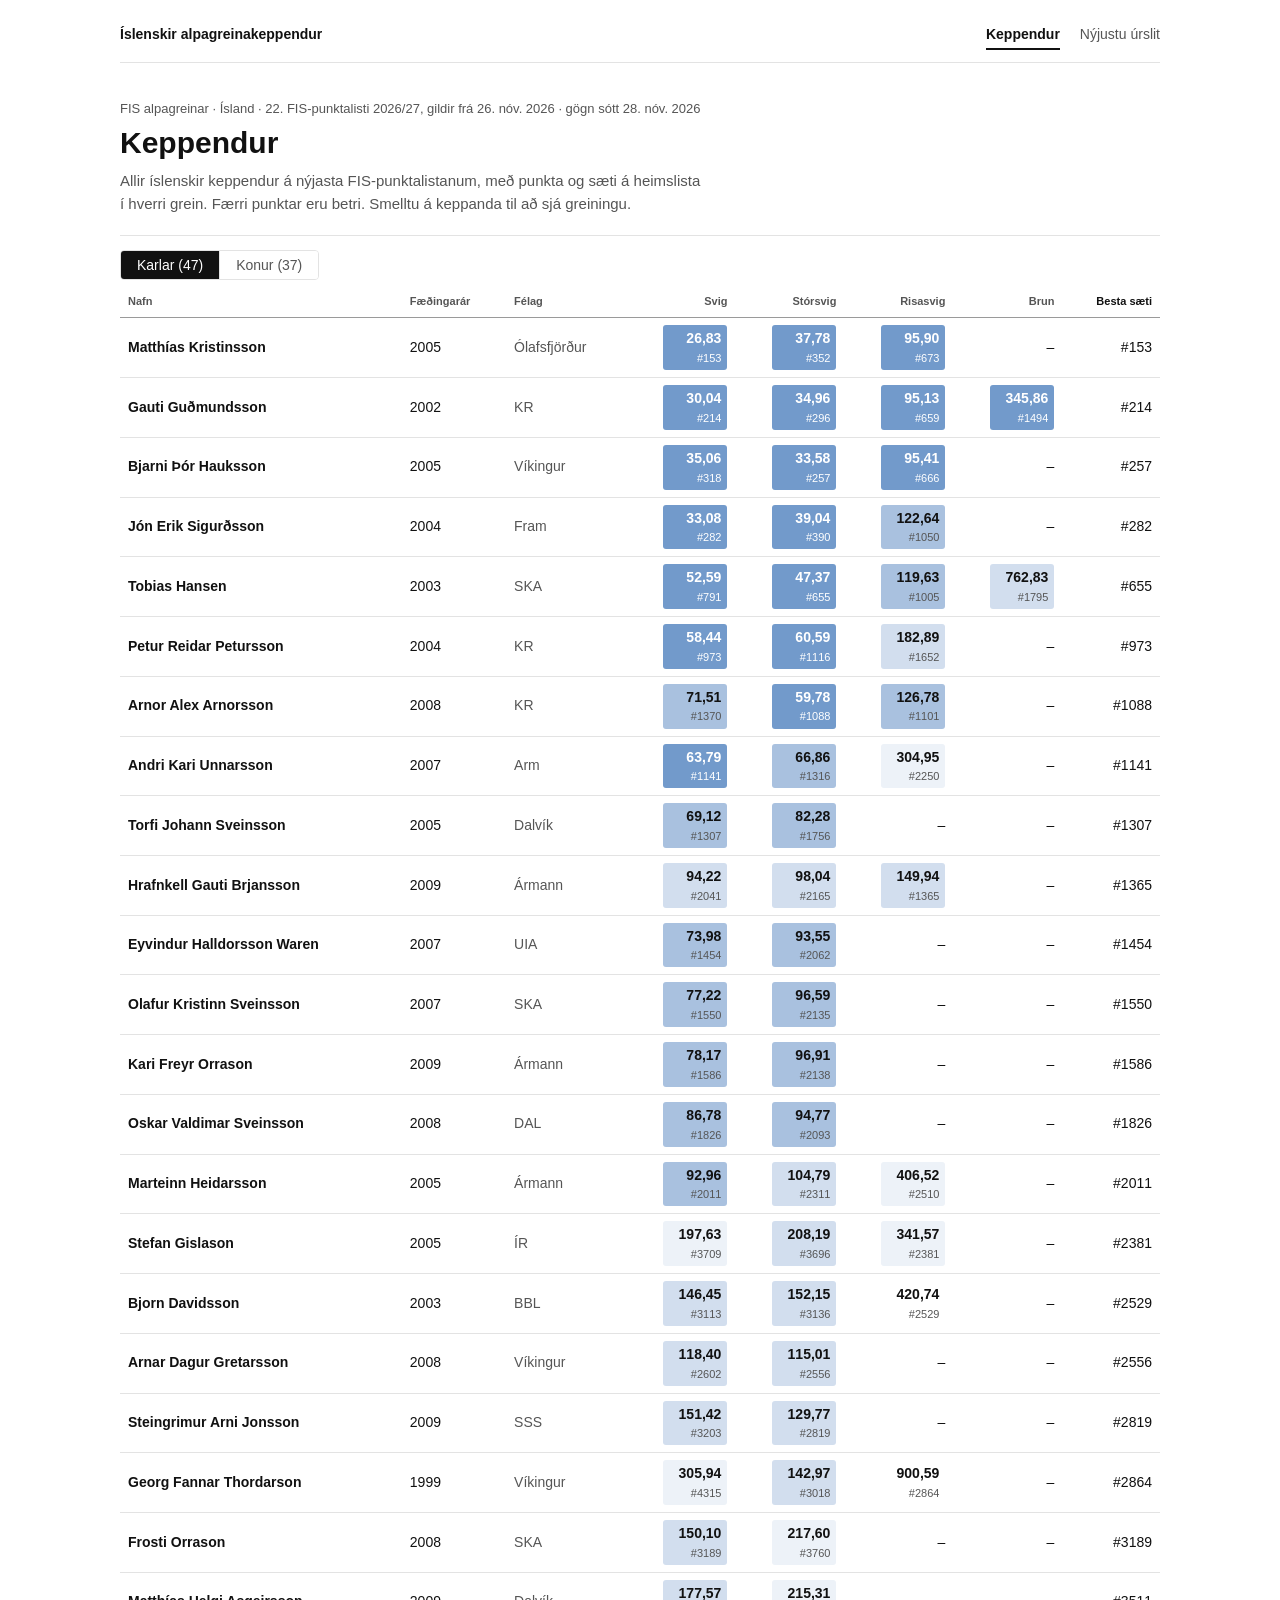
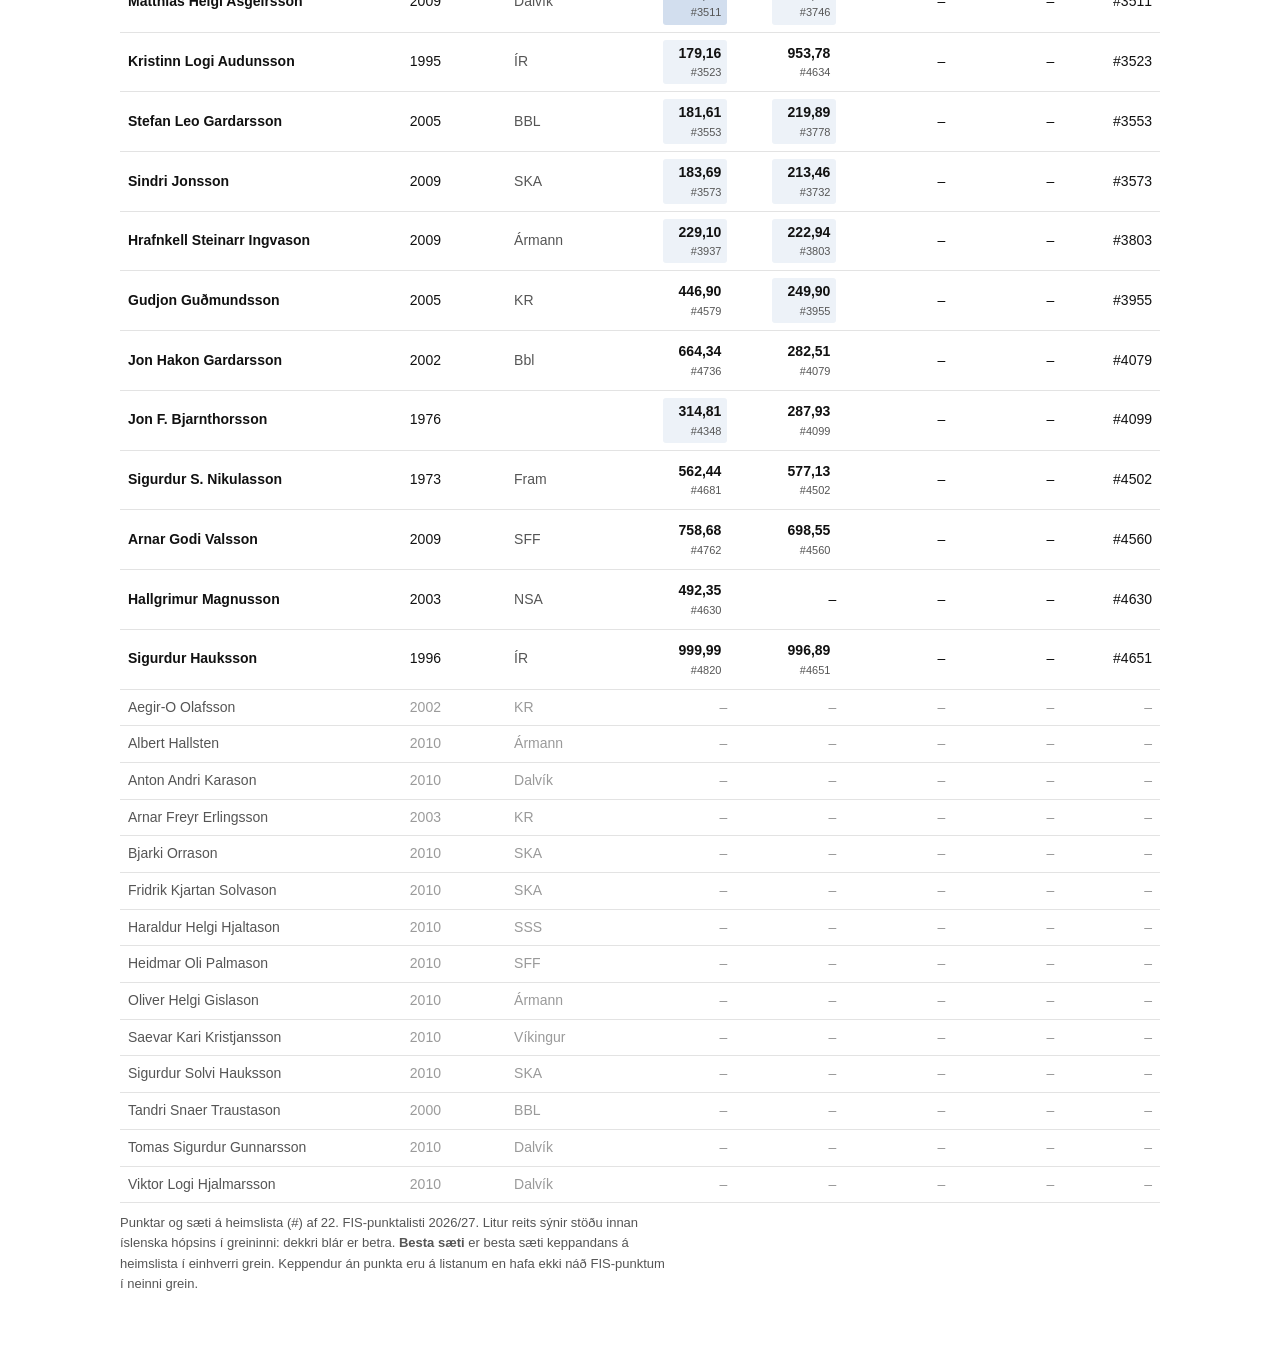
<file: app/index.html>
<!doctype html>
<html lang="is">
<head>
<meta charset="utf-8">
<meta name="viewport" content="width=device-width, initial-scale=1">
<title>Íslenskir alpagreinakeppendur</title>
<link rel="stylesheet" href="style.css">
</head>
<body>
<div class="sheet">
  <nav class="nav" aria-label="Aðalvalmynd">
    <a class="brand" href="#/">Íslenskir alpagreinakeppendur</a>
    <a href="#/" data-nav="list">Keppendur</a>
    <a href="#/feed" data-nav="feed">Nýjustu úrslit</a>
  </nav>
  <main id="view"></main>
</div>
<div id="tip" hidden></div>
<script src="data.js"></script>
<script src="metrics.js"></script>
<script src="charts.js"></script>
<script src="app.js"></script>
</body>
</html>
</file>
<file: app/style.css>
/* Report styles from comparison_is.html (see STYLE.md), then the dashboard's own pieces. */

/* Layout: plain report, one column. Colour carries meaning only:
   one colour per athlete, red for failures, blue ramp for places, medal colours for podiums.
   Direction rule: right or up is better, best athlete listed first. */
:root {
  --paper: #ffffff;
  --ink: #111111;
  --ink-2: #555555;
  --ink-3: #9a9a9a;
  --rule: #e3e3e3;
  --wash: #f4f5f7;
  --a1: #2a78d6; --a2: #eb6834; --a3: #1baf7a; --a4: #eda100; --a5: #e87ba4;
  --fin: #c4c7cc;
  --bad: #d03b3b;
  --dnq: #fab219;
  --seq: #1c5cab;
  --gold: #d9a400; --silver: #9ea4ab; --bronze: #b8733a;
  --on-color: #ffffff;
  --font: -apple-system, BlinkMacSystemFont, "Segoe UI", Roboto, "Helvetica Neue", Arial, sans-serif;
}
@media (prefers-color-scheme: dark) {
  :root:not([data-theme="light"]) {
    --paper: #141414; --ink: #f2f2f2; --ink-2: #b5b5b5; --ink-3: #777777; --rule: #2c2c2c; --wash: #1d1f22;
    --a1: #3987e5; --a2: #d95926; --a3: #199e70; --a4: #c98500; --a5: #d55181;
    --fin: #4a4d52; --seq: #3987e5; color-scheme: dark;
  }
}
:root[data-theme="dark"] {
  --paper: #141414; --ink: #f2f2f2; --ink-2: #b5b5b5; --ink-3: #777777; --rule: #2c2c2c; --wash: #1d1f22;
  --a1: #3987e5; --a2: #d95926; --a3: #199e70; --a4: #c98500; --a5: #d55181;
  --fin: #4a4d52; --seq: #3987e5; color-scheme: dark;
}

* { box-sizing: border-box; }
body { background: var(--paper); color: var(--ink); font-family: var(--font); font-size: 15px; line-height: 1.55; padding-inline: 16px; padding-block: 0 64px; }
.sheet { max-width: 1040px; margin: 0 auto; }
td, .num { font-variant-numeric: tabular-nums; }

.mast { padding-block: 36px 20px; border-bottom: 1px solid var(--rule); }
.mast .meta { font-size: 13px; color: var(--ink-2); margin: 0 0 6px; }
h1 { font-size: 30px; font-weight: 700; line-height: 1.2; margin: 0 0 8px; text-wrap: balance; }
.lede { max-width: 70ch; margin: 0; color: var(--ink-2); }
.rule-note { margin: 10px 0 0; font-size: 14px; }

.startlist { display: flex; flex-wrap: wrap; gap: 8px 24px; padding-block: 16px; border-bottom: 1px solid var(--rule); font-size: 14px; }
.racer { display: flex; gap: 8px; align-items: baseline; min-width: 0; }
.racer .sub { color: var(--ink-2); font-size: 12px; }
.dot { display: inline-block; width: 11px; height: 11px; border-radius: 50%; flex: none; }

section { padding-block: 36px 8px; border-bottom: 1px solid var(--rule); }
.sechead { margin-bottom: 6px; }
.sechead .k { display: block; font-size: 12px; color: var(--ink-2); text-transform: uppercase; letter-spacing: .05em; }
h2 { font-size: 22px; font-weight: 700; margin: 2px 0 0; display: inline; }
.question { color: var(--ink-2); margin-left: 8px; }
.explain { max-width: 72ch; margin: 10px 0 14px; }
h3 { font-size: 16px; font-weight: 700; margin: 28px 0 4px; }
.cap { font-size: 13px; color: var(--ink-2); margin: 0 0 10px; max-width: 76ch; }

.verdict { display: flex; flex-wrap: wrap; gap: 6px 32px; margin: 12px 0 10px; padding: 10px 14px; background: var(--wash); font-size: 14px; }
.verdict .lab { color: var(--ink-2); }
.verdict .who { font-weight: 700; }
.verdict .val { color: var(--ink-2); }

.scroll { overflow-x: auto; -webkit-overflow-scrolling: touch; }
.scroll svg { display: block; min-width: 680px; width: 100%; height: auto; }
svg text { font-family: var(--font); fill: var(--ink); }
svg .lbl { font-size: 13px; font-weight: 600; }
svg .small { font-size: 11px; fill: var(--ink-2); }
svg .axis { font-size: 11px; fill: var(--ink-2); }
svg .big { font-size: 17px; font-weight: 700; }

.legend { display: flex; flex-wrap: wrap; gap: 6px 18px; font-size: 12px; color: var(--ink-2); margin: 6px 0 12px; align-items: center; }
.legend span { display: inline-flex; align-items: center; gap: 6px; }
.legend svg { overflow: visible; }
.chips { display: flex; flex-wrap: wrap; gap: 6px; margin: 6px 0 10px; }
.chip { font: 500 13px var(--font); border: 1px solid var(--rule); border-radius: 4px; background: var(--paper); color: var(--ink); padding: 4px 10px; cursor: pointer; display: inline-flex; gap: 8px; align-items: center; }
.chip svg { overflow: visible; }
.chip[aria-pressed="true"] { border-color: var(--ink); box-shadow: inset 0 0 0 1px var(--ink); }
.chip:focus-visible { outline: 2px solid var(--a1); outline-offset: 2px; }

.board { width: 100%; border-collapse: collapse; min-width: 720px; }
.board th, .board td { padding: 0; text-align: center; }
.board thead th { font-size: 11px; font-weight: 600; color: var(--ink-2); padding: 6px 4px; }
.board thead tr:first-child th { font-size: 13px; color: var(--ink); border-bottom: 1px solid var(--ink-3); }
.board tbody th { text-align: left; padding: 8px 12px 8px 0; white-space: nowrap; font-weight: 600; }
.board tbody th .dot { margin-right: 8px; }
.board tbody tr { border-bottom: 1px solid var(--rule); }
.board .ov { font-weight: 700; font-size: 16px; padding-right: 12px; text-align: left; width: 1%; }
.cell { display: grid; place-items: center; height: 46px; margin: 3px; border-radius: 3px; }
.cell .p { font-weight: 700; font-size: 16px; line-height: 1; }
.cell .v { font-size: 10.5px; margin-top: 2px; }
.cell.p1 { background: var(--seq); color: var(--on-color); }
.cell.p2 { background: color-mix(in srgb, var(--seq) 68%, var(--paper)); color: var(--on-color); }
.cell.p3 { background: color-mix(in srgb, var(--seq) 38%, var(--paper)); }
.cell.p4 { background: color-mix(in srgb, var(--seq) 16%, var(--paper)); }
.cell.p5 { background: var(--paper); box-shadow: inset 0 0 0 1px var(--rule); }
.board .gap { width: 10px; }

details { margin: 14px 0 22px; }
summary { cursor: pointer; font-size: 13px; font-weight: 600; }
summary:focus-visible { outline: 2px solid var(--a1); outline-offset: 3px; }
.tbl { width: 100%; border-collapse: collapse; font-size: 13px; margin-top: 8px; min-width: 620px; }
.tbl th, .tbl td { text-align: right; padding: 5px 8px; border-bottom: 1px solid var(--rule); }
.tbl th:first-child, .tbl td:first-child { text-align: left; }
.tbl thead th { font-size: 11px; font-weight: 600; color: var(--ink-2); border-bottom: 1px solid var(--ink-3); }

.multiples { display: grid; grid-template-columns: repeat(auto-fill, minmax(300px, 1fr)); gap: 18px 22px; }
.multiples figure { margin: 0; min-width: 0; }
.multiples figcaption { font-weight: 600; display: flex; gap: 8px; align-items: center; font-size: 14px; }
.multiples svg { width: 100%; height: auto; display: block; }

.notes { font-size: 13px; color: var(--ink-2); max-width: 80ch; }
.notes p { margin: 0 0 10px; }
.notes b { color: var(--ink); }


.h2h { border-collapse: separate; border-spacing: 4px; min-width: 560px; font-variant-numeric: tabular-nums; }
.h2h th { font-size: 12px; font-weight: 600; color: var(--ink-2); padding: 4px 6px; text-align: center; }
.h2h th.l { text-align: left; color: var(--ink); white-space: nowrap; padding-right: 12px; }
.h2h th .dot { margin-right: 6px; }
.h2h td { width: 110px; height: 62px; text-align: center; border-radius: 3px; }
.h2h td b { display: block; font-size: 18px; }
.h2h td span { font-size: 11px; }
.h2h td.self { background: var(--wash); color: var(--ink-3); }

#tip { position: fixed; pointer-events: none; z-index: 10; background: var(--ink); color: var(--paper); font-size: 12px; line-height: 1.45; padding: 8px 10px; border-radius: 4px; max-width: 280px; transform: translate(12px, 12px); font-variant-numeric: tabular-nums; }
.dim { opacity: .15; transition: opacity .15s; }
@media (prefers-reduced-motion: reduce) { .dim { transition: none; } }

/* ---------------------------------------------------------------- dashboard */
.ghost { stroke: #cfd2d6; stroke-width: 1.1; }
:root[data-theme="dark"] .ghost { stroke: #3a3d42; }
@media (prefers-color-scheme: dark) { :root:not([data-theme="light"]) .ghost { stroke: #3a3d42; } }

.nav { display: flex; flex-wrap: wrap; gap: 4px 20px; align-items: baseline; padding-block: 14px; border-bottom: 1px solid var(--rule); font-size: 14px; }
.nav .brand { font-weight: 700; color: var(--ink); text-decoration: none; margin-right: auto; }
.nav a { color: var(--ink-2); text-decoration: none; padding-block: 2px; }
.nav a[aria-current="page"] { color: var(--ink); font-weight: 600; box-shadow: 0 2px 0 var(--ink); }
.nav a:focus-visible, .order a:focus-visible, .feed a:focus-visible { outline: 2px solid var(--a1); outline-offset: 2px; }

.seg { display: inline-flex; border: 1px solid var(--rule); border-radius: 4px; overflow: hidden; margin: 14px 0 6px; }
.seg button { font: 500 14px var(--font); background: var(--paper); color: var(--ink-2); border: 0; padding: 6px 16px; cursor: pointer; }
.seg button + button { border-left: 1px solid var(--rule); }
.seg button[aria-pressed="true"] { background: var(--ink); color: var(--paper); }

/* athlete table: ranking-table style from STYLE.md §5 */
.order { width: 100%; border-collapse: collapse; font-size: 14px; min-width: 700px; font-variant-numeric: tabular-nums; }
.order th, .order td { padding: 7px 8px; border-bottom: 1px solid var(--rule); text-align: right; white-space: nowrap; }
.order th:nth-child(-n+3), .order td:nth-child(-n+3) { text-align: left; }
.order thead th { font-size: 11px; font-weight: 600; color: var(--ink-2); border-bottom: 1px solid var(--ink-3); vertical-align: bottom; }
.order thead th button { font: inherit; color: inherit; background: none; border: 0; padding: 0; cursor: pointer; }
.order thead th[aria-sort] button { color: var(--ink); }
.order tbody tr { cursor: pointer; }
.order tbody tr:hover { background: var(--wash); }
.order td.nm a { color: var(--ink); font-weight: 600; text-decoration: none; }
.order td .pts { font-weight: 600; }
.order td .rk { display: block; font-size: 11px; color: var(--ink-2); }
.order tr.nopts td { color: var(--ink-3); }
.order tr.nopts td.nm a { color: var(--ink-2); font-weight: 400; }
.order .cellrank { border-radius: 3px; padding: 3px 6px; display: inline-block; min-width: 64px; }
.order td.club { color: var(--ink-2); }
.note { font-size: 13px; color: var(--ink-2); max-width: 76ch; margin: 10px 0 0; }

/* athlete page */
.ahead { display: flex; gap: 12px; align-items: center; padding-block: 28px 14px; border-bottom: 1px solid var(--rule); }
.ahead h1 { margin: 0; }
.ahead .sub { color: var(--ink-2); font-size: 14px; }
.ahead .sub a { color: var(--ink-2); }
.rankno { display: inline-grid; place-items: center; width: 34px; height: 34px; border-radius: 50%; color: #fff; font-weight: 700; flex: none; }
.tiles { display: grid; grid-template-columns: repeat(4, minmax(0, 1fr)); gap: 10px; margin: 18px 0; }
@media (max-width: 720px) { .tiles { grid-template-columns: repeat(2, minmax(0, 1fr)); } }
.tile { background: var(--wash); padding: 10px 12px; min-width: 0; }
.tile .tk { font-size: 12px; color: var(--ink-2); text-transform: uppercase; letter-spacing: .04em; }
.tile .tv { font-size: 22px; font-weight: 700; font-variant-numeric: tabular-nums; }
.tile .tc { font-size: 12px; color: var(--ink-2); }
.bar { height: 5px; background: #dfe1e5; margin-top: 6px; }
.bar > span { display: block; height: 100%; background: var(--a1); }
.missing { background: var(--wash); color: var(--ink-2); font-style: italic; padding: 12px 14px; margin: 16px 0; }

.picker { position: relative; margin: 10px 0 4px; max-width: 420px; }
.picker input { width: 100%; font: 15px var(--font); padding: 8px 10px; border: 1px solid var(--rule); border-radius: 4px; background: var(--paper); color: var(--ink); }
.picker input:focus-visible { outline: 2px solid var(--a1); outline-offset: 1px; }
.picker ul { position: absolute; z-index: 5; left: 0; right: 0; margin: 2px 0 0; padding: 4px 0; list-style: none; background: var(--paper); border: 1px solid var(--rule); border-radius: 4px; max-height: 280px; overflow-y: auto; }
.picker li { padding: 6px 10px; cursor: pointer; font-size: 14px; }
.picker li[aria-selected="true"], .picker li:hover { background: var(--wash); }
.picker li .sub { color: var(--ink-2); font-size: 12px; }
.chip .x { color: var(--ink-2); margin-left: 2px; }
.btn { font: 600 14px var(--font); background: var(--ink); color: var(--paper); border: 0; border-radius: 4px; padding: 7px 14px; cursor: pointer; }
.btn[disabled] { opacity: .4; cursor: default; }

/* race feed */
.feed { width: 100%; border-collapse: collapse; font-size: 14px; min-width: 700px; font-variant-numeric: tabular-nums; }
.feed th, .feed td { padding: 6px 8px; border-bottom: 1px solid var(--rule); text-align: left; white-space: nowrap; }
.feed thead th { font-size: 11px; font-weight: 600; color: var(--ink-2); border-bottom: 1px solid var(--ink-3); }
.feed .r { text-align: right; }
.feed tr.day th { font-size: 13px; color: var(--ink); padding-top: 18px; border-bottom: 1px solid var(--ink-3); text-align: left; }
.feed tbody tr.race { cursor: pointer; }
.feed tbody tr.race:hover { background: var(--wash); }
.feed a { color: var(--ink); text-decoration: none; }
.feed a.ath { font-weight: 600; }
.feed .bad { color: var(--bad); font-weight: 600; }
.feed .med { display: inline-block; width: 9px; height: 9px; border-radius: 50%; margin-right: 6px; }
.feed .ext { color: var(--ink-3); font-size: 12px; }
.feed .gain { color: var(--ink-3); font-size: 13px; }
.feed .gain.up { color: var(--seq); font-weight: 600; }
</file>
